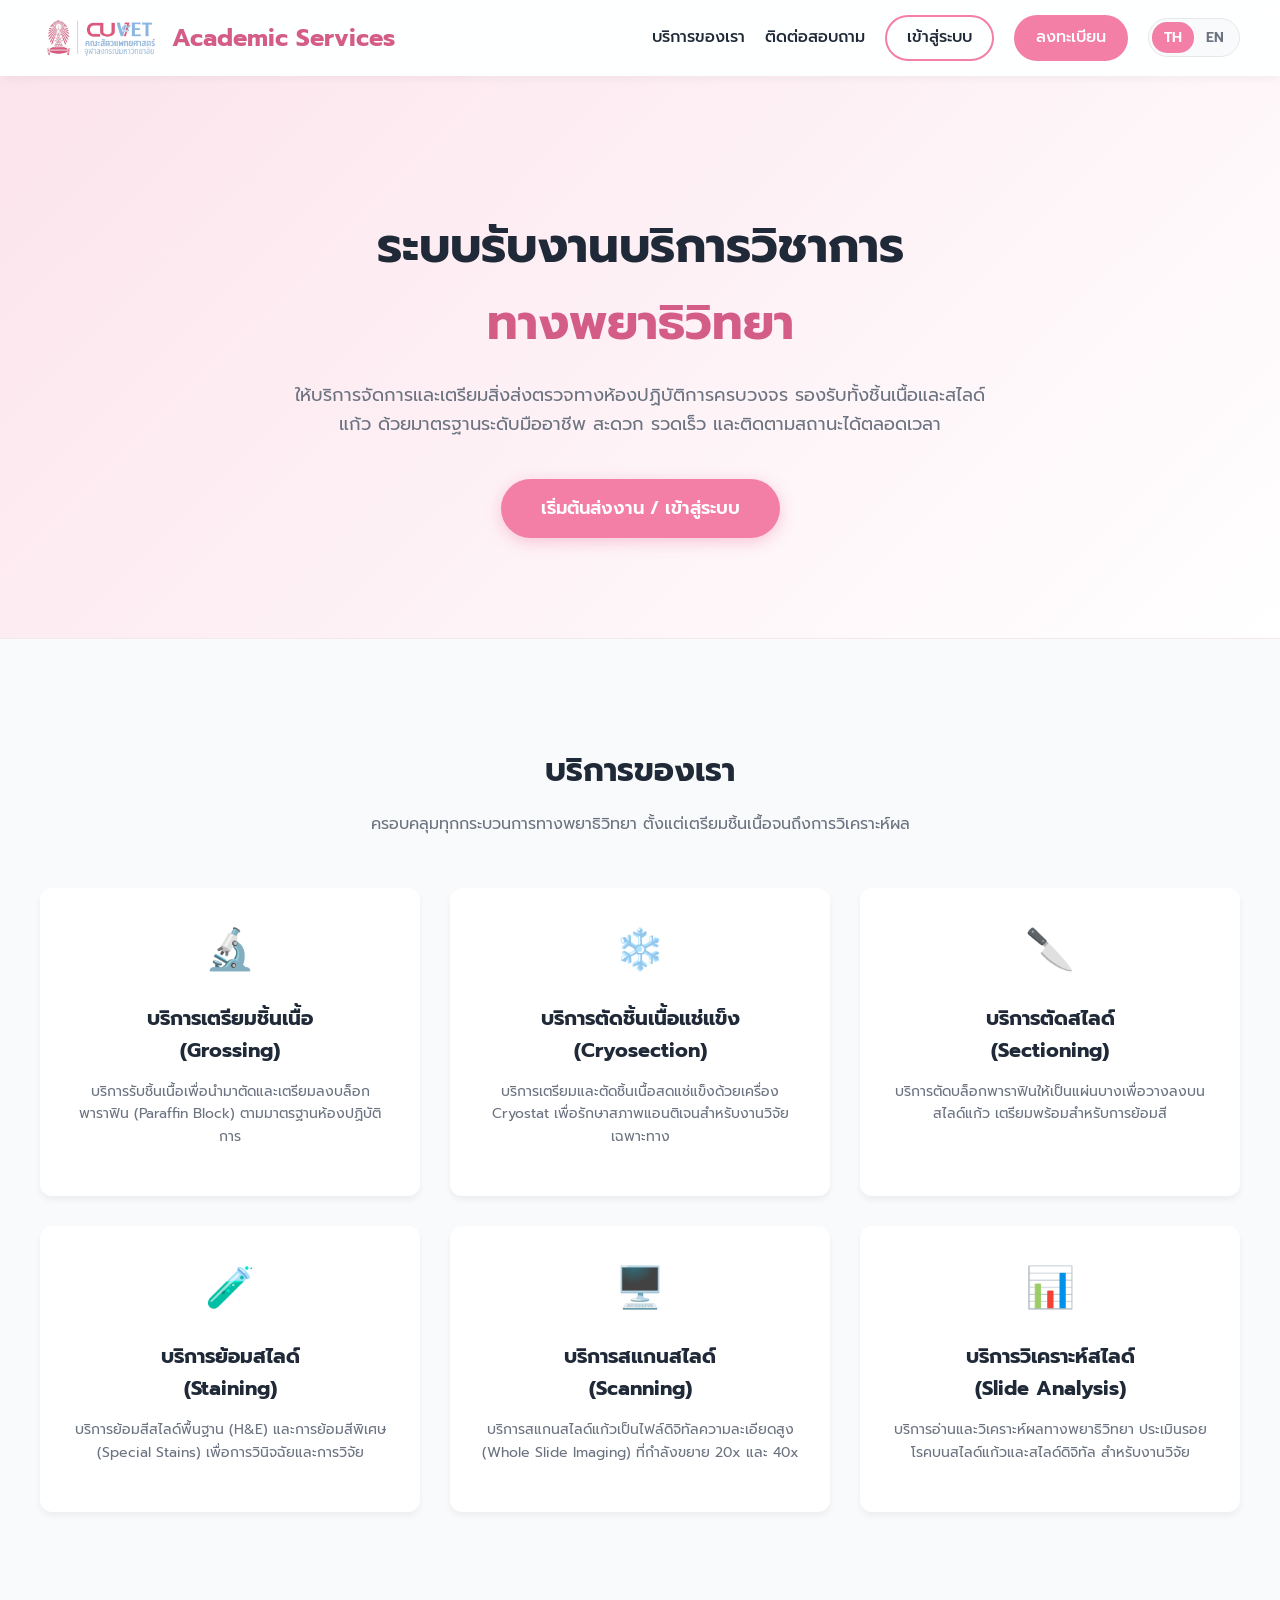
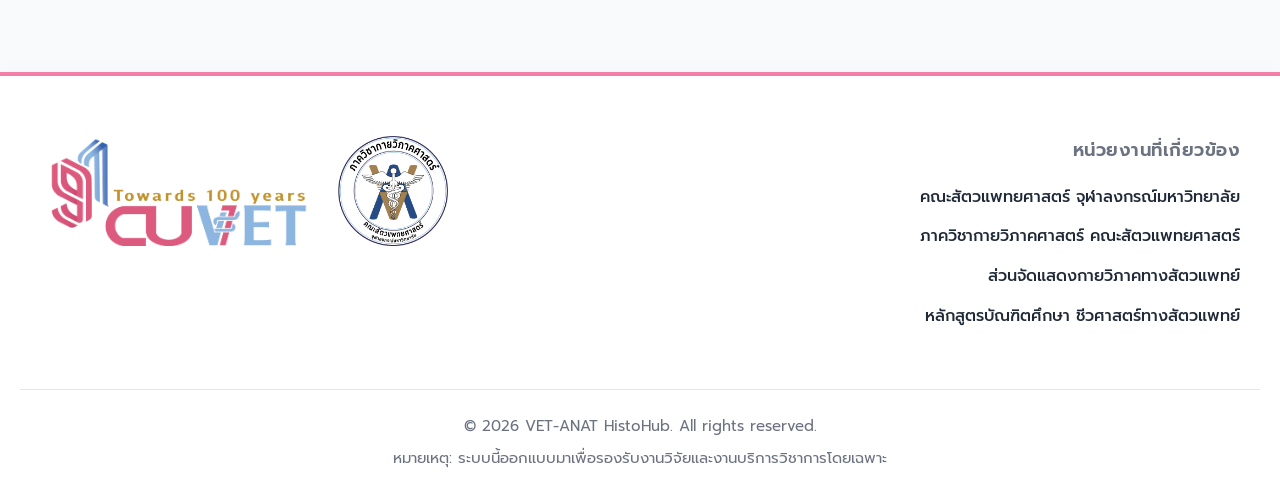
<file: index.html>
<!DOCTYPE html>
<html lang="th">
<head>
    <meta charset="UTF-8">
    <meta name="viewport" content="width=device-width, initial-scale=1.0">
    <title data-i18n="page_title">ระบบรับงานบริการวิชาการ - Academic Services</title>
    <!-- นำเข้าฟอนต์ Prompt จาก Google Fonts -->
    <link href="https://fonts.googleapis.com/css2?family=Prompt:wght@300;400;500;600;700&display=swap" rel="stylesheet">
    <!-- นำเข้าไฟล์ CSS หลัก -->
    <link rel="stylesheet" href="css/main.css">
</head>
<body>

    <!-- Navbar -->
    <nav>
        <div class="nav-container">
            <a href="index.html" class="logo">
                <img src="assets/icons/cuvet.png" alt="Logo" class="nav-logo-img" onerror="this.src='https://placehold.co/40x40/F37FA7/ffffff?text=Logo'">
                <span data-i18n="logo_text">Academic Services</span>
            </a>
            
            <button class="menu-toggle" onclick="toggleMenu()">☰</button>

            <div class="nav-links" id="nav-menu">
                <a href="#services" data-i18n="nav_services" onclick="toggleMenu()">บริการของเรา</a>
                <a href="contact.html" data-i18n="nav_contact">ติดต่อสอบถาม</a>
                <a href="login.html" class="btn-outline" data-i18n="nav_login">เข้าสู่ระบบ</a>
                <a href="register.html" class="btn-outline" style="background-color: var(--cu-pink); color: white;" data-i18n="nav_register">ลงทะเบียน</a>
                
                <div class="lang-switcher">
                    <button class="lang-btn active" id="btn-th" onclick="changeLanguage('th')">TH</button>
                    <button class="lang-btn" id="btn-en" onclick="changeLanguage('en')">EN</button>
                </div>
            </div>
        </div>
    </nav>

    <!-- Hero Section -->
    <header class="hero">
        <h1 data-i18n="hero_title">ระบบรับงานบริการวิชาการ<br><span>ทางพยาธิวิทยา</span></h1>
        <p data-i18n="hero_desc">ให้บริการจัดการและเตรียมสิ่งส่งตรวจทางห้องปฏิบัติการครบวงจร รองรับทั้งชิ้นเนื้อและสไลด์แก้ว ด้วยมาตรฐานระดับมืออาชีพ สะดวก รวดเร็ว และติดตามสถานะได้ตลอดเวลา</p>
        <a href="service-request.html" class="btn-primary" data-i18n="hero_btn">เริ่มต้นส่งงาน / เข้าสู่ระบบ</a>
    </header>

    <!-- Services Section -->
    <section id="services" class="services">
        <div class="section-title">
            <h2 data-i18n="sec_services_title">บริการของเรา</h2>
            <p data-i18n="sec_services_desc">ครอบคลุมทุกกระบวนการทางพยาธิวิทยา ตั้งแต่เตรียมชิ้นเนื้อจนถึงการวิเคราะห์ผล</p>
        </div>
        
        <div class="grid-services">
            <!-- ขั้นตอนที่ 1 -->
            <div class="service-card">
                <div class="service-icon">🔬</div>
                <h3 data-i18n="srv_grossing_title">บริการเตรียมชิ้นเนื้อ<br>(Grossing)</h3>
                <p data-i18n="srv_grossing_desc">บริการรับชิ้นเนื้อเพื่อนำมาตัดและเตรียมลงบล็อกพาราฟิน (Paraffin Block) ตามมาตรฐานห้องปฏิบัติการ</p>
            </div>

            <!-- ขั้นตอนที่ 2 -->
            <div class="service-card">
                <div class="service-icon">❄️</div>
                <h3 data-i18n="srv_cryo_title">บริการตัดชิ้นเนื้อแช่แข็ง<br>(Cryosection)</h3>
                <p data-i18n="srv_cryo_desc">บริการเตรียมและตัดชิ้นเนื้อสดแช่แข็งด้วยเครื่อง Cryostat เพื่อรักษาสภาพแอนติเจนสำหรับงานวิจัยเฉพาะทาง</p>
            </div>
            
            <!-- ขั้นตอนที่ 3 -->
            <div class="service-card">
                <div class="service-icon">🔪</div>
                <h3 data-i18n="srv_sectioning_title">บริการตัดสไลด์<br>(Sectioning)</h3>
                <p data-i18n="srv_sectioning_desc">บริการตัดบล็อกพาราฟินให้เป็นแผ่นบางเพื่อวางลงบนสไลด์แก้ว เตรียมพร้อมสำหรับการย้อมสี</p>
            </div>
            
            <!-- ขั้นตอนที่ 4 -->
            <div class="service-card">
                <div class="service-icon">🧪</div>
                <h3 data-i18n="srv_staining_title">บริการย้อมสไลด์<br>(Staining)</h3>
                <p data-i18n="srv_staining_desc">บริการย้อมสีสไลด์พื้นฐาน (H&E) และการย้อมสีพิเศษ (Special Stains) เพื่อการวินิจฉัยและการวิจัย</p>
            </div>
            
            <!-- ขั้นตอนที่ 5 -->
            <div class="service-card">
                <div class="service-icon">🖥️</div>
                <h3 data-i18n="srv_scanning_title">บริการสแกนสไลด์<br>(Scanning)</h3>
                <p data-i18n="srv_scanning_desc">บริการสแกนสไลด์แก้วเป็นไฟล์ดิจิทัลความละเอียดสูง (Whole Slide Imaging) ที่กำลังขยาย 20x และ 40x</p>
            </div>

            <!-- ขั้นตอนที่ 6 (เพิ่มใหม่) -->
            <div class="service-card">
                <div class="service-icon">📊</div>
                <h3 data-i18n="srv_analysis_title">บริการวิเคราะห์สไลด์<br>(Slide Analysis)</h3>
                <p data-i18n="srv_analysis_desc">บริการอ่านและวิเคราะห์ผลทางพยาธิวิทยา ประเมินรอยโรคบนสไลด์แก้วและสไลด์ดิจิทัล สำหรับงานวิจัย</p>
            </div>
        </div>
    </section>

    <!-- Footer แบบใหม่ (พรีเมียมขึ้น) -->
    <footer>
        <div class="footer-container">
            <!-- ฝั่งซ้าย: โลโก้ -->
            <div class="footer-logos">
                <!-- เตรียมไฟล์โลโก้จริงเป็น PNG พื้นใส จะสวยมากครับ -->
                <img src="assets/icons/cuvet_90th.png" alt="CUVET Logo" class="footer-logo-img" onerror="this.src='https://placehold.co/120x80/f9fafb/475569?text=CUVET'">
                <img src="assets/icons/anatomy_logo.png" alt="Anatomy Dept Logo" class="footer-logo-img" onerror="this.src='https://placehold.co/80x80/f9fafb/475569?text=ANAT'">
            </div>

            <!-- ฝั่งขวา: ลิงก์หน่วยงาน -->
            <div class="footer-links-wrapper">
                <div class="footer-links-title" data-i18n="foot_link_title">หน่วยงานที่เกี่ยวข้อง</div>
                <div class="footer-links">
                    <ul>
                        <li><a href="https://www.vet.chula.ac.th/" target="_blank" data-i18n="foot_link_1">คณะสัตวแพทยศาสตร์ จุฬาลงกรณ์มหาวิทยาลัย</a></li>
                        <li><a href="https://www.vet.chula.ac.th/department/anatomy" data-i18n="foot_link_2">ภาควิชากายวิภาคศาสตร์ คณะสัตวแพทยศาสตร์</a></li>
                        <li><a href="http://www.exhibitant.vet.chula.ac.th/" data-i18n="foot_link_3">ส่วนจัดแสดงกายวิภาคทางสัตวแพทย์</a></li>
                        <li><a href="https://luvkronis.github.io/vet.biosci/" data-i18n="foot_link_4">หลักสูตรบัณฑิตศึกษา ชีวศาสตร์ทางสัตวแพทย์</a></li>
                    </ul>
                </div>
            </div>
        </div>

        <!-- ส่วนล่างสุด: ลิขสิทธิ์ -->
        <div class="footer-bottom">
            <p data-i18n="footer_copy">&copy; 2026 VET-ANAT HistoHub Services. All rights reserved.</p>
            <p data-i18n="footer_note">หมายเหตุ: ระบบนี้ออกแบบมาเพื่อรองรับงานวิจัยและงานบริการวิชาการโดยเฉพาะ</p>
        </div>
    </footer>

    <!-- JavaScript -->
    <script>
        const translations = {
            th: {
                page_title: "ระบบรับงานบริการวิชาการ - Academic Services",
                logo_text: "Academic Services",
                nav_services: "บริการของเรา",
                nav_contact: "ติดต่อสอบถาม",
                nav_login: "เข้าสู่ระบบ",
                nav_register: "ลงทะเบียน",
                hero_title: "ระบบรับงานบริการวิชาการ<br><span>ทางพยาธิวิทยา</span>",
                hero_desc: "ให้บริการจัดการและเตรียมสิ่งส่งตรวจทางห้องปฏิบัติการครบวงจร รองรับทั้งชิ้นเนื้อและสไลด์แก้ว ด้วยมาตรฐานระดับมืออาชีพ สะดวก รวดเร็ว และติดตามสถานะได้ตลอดเวลา",
                hero_btn: "เริ่มต้นส่งงาน / เข้าสู่ระบบ",
                sec_services_title: "บริการของเรา",
                sec_services_desc: "ครอบคลุมทุกกระบวนการทางพยาธิวิทยา ตั้งแต่เตรียมชิ้นเนื้อจนถึงการวิเคราะห์ผล",
                srv_grossing_title: "บริการเตรียมชิ้นเนื้อ<br>(Grossing)",
                srv_grossing_desc: "บริการรับชิ้นเนื้อเพื่อนำมาตัดและเตรียมลงบล็อกพาราฟิน (Paraffin Block) ตามมาตรฐานห้องปฏิบัติการ",
                srv_cryo_title: "บริการตัดชิ้นเนื้อแช่แข็ง<br>(Cryosection)",
                srv_cryo_desc: "บริการเตรียมและตัดชิ้นเนื้อสดแช่แข็งด้วยเครื่อง Cryostat เพื่อรักษาสภาพแอนติเจนสำหรับงานวิจัยเฉพาะทาง",
                srv_sectioning_title: "บริการตัดสไลด์<br>(Sectioning)",
                srv_sectioning_desc: "บริการตัดบล็อกพาราฟินให้เป็นแผ่นบางเพื่อวางลงบนสไลด์แก้ว เตรียมพร้อมสำหรับการย้อมสี",
                srv_staining_title: "บริการย้อมสไลด์<br>(Staining)",
                srv_staining_desc: "บริการย้อมสีสไลด์พื้นฐาน (H&E) และการย้อมสีพิเศษ (Special Stains) เพื่อการวินิจฉัยและการวิจัย",
                srv_scanning_title: "บริการสแกนสไลด์<br>(Scanning)",
                srv_scanning_desc: "บริการสแกนสไลด์แก้วเป็นไฟล์ดิจิทัลความละเอียดสูง (Whole Slide Imaging) ที่กำลังขยาย 20x และ 40x",
                srv_analysis_title: "บริการวิเคราะห์สไลด์<br>(Slide Analysis)",
                srv_analysis_desc: "บริการอ่านและวิเคราะห์ผลทางพยาธิวิทยา ประเมินรอยโรคบนสไลด์แก้วและสไลด์ดิจิทัล สำหรับงานวิจัย",
                footer_copy: "&copy; 2026 VET-ANAT HistoHub. All rights reserved.",
                footer_note: "หมายเหตุ: ระบบนี้ออกแบบมาเพื่อรองรับงานวิจัยและงานบริการวิชาการโดยเฉพาะ",
                foot_link_title: "หน่วยงานที่เกี่ยวข้อง",
                foot_link_1: "คณะสัตวแพทยศาสตร์ จุฬาลงกรณ์มหาวิทยาลัย",
                foot_link_2: "ภาควิชากายวิภาคศาสตร์ คณะสัตวแพทยศาสตร์",
                foot_link_3: "ส่วนจัดแสดงกายวิภาคทางสัตวแพทย์",
                foot_link_4: "หลักสูตรบัณฑิตศึกษา ชีวศาสตร์ทางสัตวแพทย์"
            },
            en: {
                page_title: "Academic Services System",
                logo_text: "Academic Services",
                nav_services: "Our Services",
                nav_contact: "Contact Us",
                nav_login: "Login",
                nav_register: "Register",
                hero_title: "Academic Services System<br><span>for Pathology</span>",
                hero_desc: "Providing comprehensive management and preparation of pathology specimens. Supporting both tissues and glass slides with professional standards. Convenient, fast, and trackable status at all times.",
                hero_btn: "Get Started / Login",
                sec_services_title: "Our Services",
                sec_services_desc: "Covering all pathology processes, from tissue preparation to slide analysis.",
                srv_grossing_title: "Grossing<br>Services",
                srv_grossing_desc: "Receiving tissues for cutting and processing into paraffin blocks according to laboratory standards.",
                srv_cryo_title: "Cryosectioning<br>Services",
                srv_cryo_desc: "Preparation and sectioning of fresh frozen tissue using a Cryostat to preserve antigenicity for specialized research.",
                srv_sectioning_title: "Sectioning<br>Services",
                srv_sectioning_desc: "Microtome sectioning of paraffin blocks into thin slices for glass slides, ready for staining.",
                srv_staining_title: "Staining<br>Services",
                srv_staining_desc: "Routine H&E staining and Special Stains for diagnosis and research purposes.",
                srv_scanning_title: "Scanning<br>Services",
                srv_scanning_desc: "Scanning glass slides into high-resolution digital files (Whole Slide Imaging) at 20x and 40x magnification.",
                srv_analysis_title: "Slide Analysis<br>Services",
                srv_analysis_desc: "Pathological analysis and lesion evaluation on glass and digital slides, specialized for research purposes.",
                footer_copy: "&copy; 2026 Academic Services. All rights reserved.",
                footer_note: "Note: This system is designed specifically for research and academic services.",
                foot_link_title: "Related Links",
                foot_link_1: "Faculty of Veterinary Science, Chulalongkorn University",
                foot_link_2: "Department of Anatomy, Faculty of Veterinary Science",
                foot_link_3: "Veterinary Anatomy Exhibition",
                foot_link_4: "Graduate Program in Veterinary Biosciences"
            }
        };

        function changeLanguage(lang) {
            localStorage.setItem('preferredLanguage', lang);

            document.getElementById('btn-th').classList.remove('active');
            document.getElementById('btn-en').classList.remove('active');
            document.getElementById(`btn-${lang}`).classList.add('active');

            document.querySelectorAll('[data-i18n]').forEach(element => {
                const key = element.getAttribute('data-i18n');
                if (translations[lang] && translations[lang][key]) {
                    element.innerHTML = translations[lang][key];
                }
            });

            document.documentElement.lang = lang;
        }

        function toggleMenu() {
            const menu = document.getElementById('nav-menu');
            menu.classList.toggle('active');
        }

        window.onload = () => {
            const savedLanguage = localStorage.getItem('preferredLanguage') || 'th';
            changeLanguage(savedLanguage);
        };
    </script>

</body>
</html>
</file>
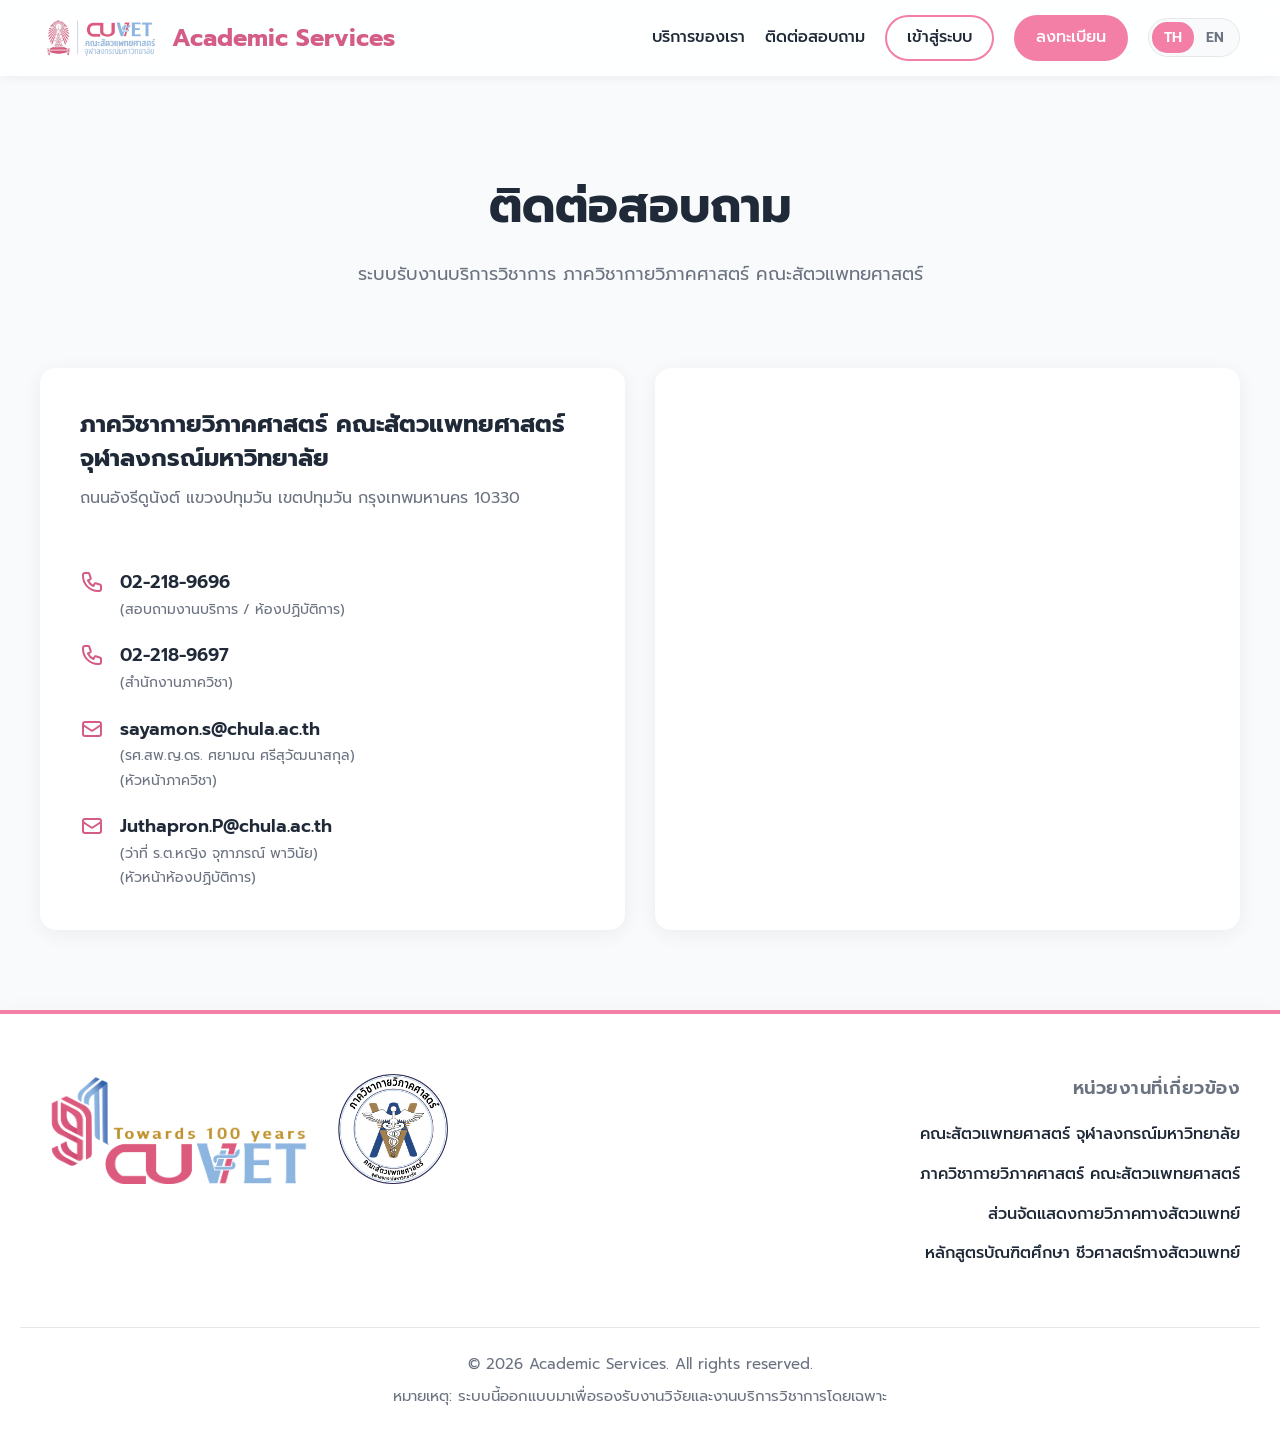
<file: contact.html>
<!DOCTYPE html>
<html lang="th">
<head>
    <meta charset="UTF-8">
    <meta name="viewport" content="width=device-width, initial-scale=1.0">
    <title data-i18n="page_title">ติดต่อสอบถาม - Academic Services</title>
    <!-- นำเข้าฟอนต์ Prompt จาก Google Fonts -->
    <link href="https://fonts.googleapis.com/css2?family=Prompt:wght@300;400;500;600;700&display=swap" rel="stylesheet">
    <!-- นำเข้าไฟล์ CSS หลัก -->
    <link rel="stylesheet" href="css/main.css">
    
    <style>
        /* สไตล์เฉพาะสำหรับหน้า Contact (Bento Boxes) */
        .contact-container {
            max-width: 1200px;
            margin: 40px auto 80px;
            padding: 0 20px;
        }

        .bento-grid {
            display: grid;
            grid-template-columns: 1fr 1fr;
            gap: 30px;
        }

        .bento-box {
            background-color: var(--bg-white);
            border-radius: 16px;
            box-shadow: 0 4px 20px rgba(0,0,0,0.06);
            padding: 40px;
            display: flex;
            flex-direction: column;
        }

        /* กล่องแผนที่ */
        .bento-map {
            padding: 0;
            overflow: hidden;
            min-height: 480px;
        }

        .bento-map iframe {
            width: 100%;
            height: 100%;
            border: none;
            display: block;
        }

        /* ส่วนหัวเรื่องหน้าเพจ */
        .page-header {
            text-align: center;
            padding: 60px 20px 40px;
        }

        .page-header h1 {
            font-size: 48px; 
            color: var(--text-dark);
            margin-bottom: 15px;
            font-weight: 700;
        }

        .page-header p {
            color: var(--text-light);
            font-size: 18px;
            max-width: 700px;
            margin: 0 auto;
        }

        /* เนื้อหาในกล่องติดต่อ - ปรับสัดส่วนใหม่ให้เท่ากับ index.html */
        .contact-title {
            font-size: 24px;
            font-weight: 700;
            color: var(--text-dark);
            margin-bottom: 10px;
            line-height: 1.4;
        }

        .contact-address {
            font-size: 16px;
            color: var(--text-light);
            margin-bottom: 24px;
            line-height: 1.6;
        }

        .contact-divider {
            border: none;
            border-top: 1px solid #E5E7EB;
            margin-bottom: 24px;
        }

        .contact-item {
            display: flex;
            align-items: flex-start;
            margin-bottom: 20px;
            gap: 16px;
        }

        .contact-item:last-child {
            margin-bottom: 0;
        }

        .contact-icon {
            width: 24px;
            height: 24px;
            flex-shrink: 0;
            margin-top: 2px;
            color: var(--cu-pink-dark);
        }

        .contact-text-group {
            display: flex;
            flex-direction: column;
        }

        .contact-value {
            font-size: 18px;
            font-weight: 600;
            color: var(--text-dark);
        }

        .contact-label {
            font-size: 14px;
            color: var(--text-light);
            margin-top: 2px;
        }

        .contact-link {
            color: var(--text-dark);
            text-decoration: none;
            transition: color 0.3s;
        }

        .contact-link:hover {
            color: var(--cu-pink);
        }

        /* Responsive สำหรับมือถือ */
        @media screen and (max-width: 768px) {
            .page-header h1 {
                font-size: 32px;
            }
            .page-header {
                padding: 40px 20px 20px;
            }
            .contact-title {
                font-size: 20px;
            }
            .contact-value {
                font-size: 16px;
            }
            .bento-grid {
                grid-template-columns: 1fr;
            }
            .bento-map {
                min-height: 350px;
            }
            .bento-box {
                padding: 30px 20px;
            }
        }
    </style>
</head>
<body>

    <!-- Navbar -->
    <nav>
        <div class="nav-container">
            <a href="index.html" class="logo">
                <!-- เพิ่มโลโก้ตรงนี้ (ตั้ง fallback เป็น placeholder เผื่อรูปพัง) -->
                <img src="assets/icons/cuvet.png" alt="Logo" class="nav-logo-img" onerror="this.src='https://placehold.co/40x40/F37FA7/ffffff?text=Logo'">
                <span data-i18n="logo_text">Academic Services</span>
            </a>
            
            <!-- ปุ่มเมนูสำหรับมือถือ (Hamburger Icon) -->
            <button class="menu-toggle" onclick="toggleMenu()">☰</button>

            <!-- ลิงก์เมนูต่างๆ -->
            <div class="nav-links" id="nav-menu">
                <a href="index.html#services" data-i18n="nav_services" onclick="toggleMenu()">บริการของเรา</a>
                <a href="contact.html" data-i18n="nav_contact">ติดต่อสอบถาม</a>
                <a href="login.html" class="btn-outline" data-i18n="nav_login">เข้าสู่ระบบ</a>
                <a href="register.html" class="btn-outline" style="background-color: var(--cu-pink); color: white;" data-i18n="nav_register">ลงทะเบียน</a>
                
                <!-- ปุ่มสลับภาษา -->
                <div class="lang-switcher">
                    <button class="lang-btn active" id="btn-th" onclick="changeLanguage('th')">TH</button>
                    <button class="lang-btn" id="btn-en" onclick="changeLanguage('en')">EN</button>
                </div>
            </div>
        </div>
    </nav>

    <!-- Page Header -->
    <div class="page-header">
        <h1 data-i18n="hero_title">ติดต่อสอบถาม</h1>
        <p data-i18n="hero_desc">ระบบรับงานบริการวิชาการ ภาควิชากายวิภาคศาสตร์ คณะสัตวแพทยศาสตร์</p>
    </div>

    <!-- Contact Bento Grid -->
    <div class="contact-container">
        <div class="bento-grid">
            
            <!-- กล่องที่ 1: ข้อมูลการติดต่อ -->
            <div class="bento-box">
                <div class="contact-title" data-i18n="contact_dept">ภาควิชากายวิภาคศาสตร์ คณะสัตวแพทยศาสตร์<br>จุฬาลงกรณ์มหาวิทยาลัย</div>
                <div class="contact-address" data-i18n="contact_address">ถนนอังรีดูนังต์ แขวงปทุมวัน เขตปทุมวัน กรุงเทพมหานคร 10330</div>
                
                <hr class="contact-divider">

                <!-- เบอร์โทร 1 -->
                <div class="contact-item">
                    <svg class="contact-icon" fill="none" stroke="currentColor" viewBox="0 0 24 24" xmlns="http://www.w3.org/2000/svg"><path stroke-linecap="round" stroke-linejoin="round" stroke-width="2" d="M3 5a2 2 0 012-2h3.28a1 1 0 01.948.684l1.498 4.493a1 1 0 01-.502 1.21l-2.257 1.13a11.042 11.042 0 005.516 5.516l1.13-2.257a1 1 0 011.21-.502l4.493 1.498a1 1 0 01.684.949V19a2 2 0 01-2 2h-1C9.716 21 3 14.284 3 6V5z"></path></svg>
                    <div class="contact-text-group">
                        <span class="contact-value">02-218-9696</span>
                        <span class="contact-label" data-i18n="contact_tel1_label">(สอบถามงานบริการ / ห้องปฏิบัติการ)</span>
                    </div>
                </div>

                <!-- เบอร์โทร 2 -->
                <div class="contact-item">
                    <svg class="contact-icon" fill="none" stroke="currentColor" viewBox="0 0 24 24" xmlns="http://www.w3.org/2000/svg"><path stroke-linecap="round" stroke-linejoin="round" stroke-width="2" d="M3 5a2 2 0 012-2h3.28a1 1 0 01.948.684l1.498 4.493a1 1 0 01-.502 1.21l-2.257 1.13a11.042 11.042 0 005.516 5.516l1.13-2.257a1 1 0 011.21-.502l4.493 1.498a1 1 0 01.684.949V19a2 2 0 01-2 2h-1C9.716 21 3 14.284 3 6V5z"></path></svg>
                    <div class="contact-text-group">
                        <span class="contact-value">02-218-9697</span>
                        <span class="contact-label" data-i18n="contact_tel2_label">(สำนักงานภาควิชา)</span>
                    </div>
                </div>

                <!-- อีเมล 1 -->
                <div class="contact-item">
                    <svg class="contact-icon" fill="none" stroke="currentColor" viewBox="0 0 24 24" xmlns="http://www.w3.org/2000/svg"><path stroke-linecap="round" stroke-linejoin="round" stroke-width="2" d="M3 8l7.89 5.26a2 2 0 002.22 0L21 8M5 19h14a2 2 0 002-2V7a2 2 0 00-2-2H5a2 2 0 00-2 2v10a2 2 0 002 2z"></path></svg>
                    <div class="contact-text-group">
                        <a href="mailto:sayamon.s@chula.ac.th" class="contact-value contact-link">sayamon.s@chula.ac.th</a>
                        <span class="contact-label" data-i18n="contact_email1_label">(รศ.สพ.ญ.ดร. ศยามณ ศรีสุวัฒนาสกุล)</span>
                        <span class="contact-label" data-i18n="contact_pos1_label">(หัวหน้าภาควิชา)</span>
                    </div>
                </div>

                <!-- อีเมล 2 -->
                <div class="contact-item">
                    <svg class="contact-icon" fill="none" stroke="currentColor" viewBox="0 0 24 24" xmlns="http://www.w3.org/2000/svg"><path stroke-linecap="round" stroke-linejoin="round" stroke-width="2" d="M3 8l7.89 5.26a2 2 0 002.22 0L21 8M5 19h14a2 2 0 002-2V7a2 2 0 00-2-2H5a2 2 0 00-2 2v10a2 2 0 002 2z"></path></svg>
                    <div class="contact-text-group">
                        <a href="mailto:Juthapron.P@chula.ac.th" class="contact-value contact-link">Juthapron.P@chula.ac.th</a>
                        <span class="contact-label" data-i18n="contact_email2_label">(ว่าที่ ร.ต.หญิง จุฑาภรณ์ พาวินัย)</span>
                        <span class="contact-label" data-i18n="contact_pos2_label">(หัวหน้าห้องปฏิบัติการ)</span>
                    </div>
                </div>

            </div>

            <!-- กล่องที่ 2: แผนที่ Google Maps -->
            <div class="bento-box bento-map">
                <iframe 
                    src="https://www.google.com/maps/embed?pb=!1m18!1m12!1m3!1d3875.603615714177!2d100.53356389999999!3d13.742431799999999!2m3!1f0!2f0!3f0!3m2!1i1024!2i768!4f13.1!3m3!1m2!1s0x30e29ed3b742bd4b%3A0xda150f2e84e485e3!2z4Lit4Liy4LiE4Liy4LijIDYwIOC4m-C4tSDguKrguLHguJXguKfguYHguJ7guJfguKLguKjguLLguKrguJXguKPguYwg4LiE4LiT4Liw4Liq4Lix4LiV4Lin4LmB4Lie4LiX4Lii4Lio4Liy4Liq4LiV4Lij4LmMIOC4iOC4uOC4rOC4suC4rw!5e0!3m2!1sth!2ssg!4v1782972053102!5m2!1sth!2ssg" 
                    allowfullscreen="" 
                    loading="lazy" 
                    referrerpolicy="no-referrer-when-downgrade">
                </iframe>
            </div>

        </div>
    </div>

    <!-- Footer แบบใหม่ (พรีเมียมขึ้น) -->
    <footer>
        <div class="footer-container">
            <!-- ฝั่งซ้าย: โลโก้ -->
            <div class="footer-logos">
                <!-- เตรียมไฟล์โลโก้จริงเป็น PNG พื้นใส จะสวยมากครับ -->
                <img src="assets/icons/cuvet_90th.png" alt="CUVET Logo" class="footer-logo-img" onerror="this.src='https://placehold.co/120x80/f9fafb/475569?text=CUVET'">
                <img src="assets/icons/anatomy_logo.png" alt="Anatomy Dept Logo" class="footer-logo-img" onerror="this.src='https://placehold.co/80x80/f9fafb/475569?text=ANAT'">
            </div>

            <!-- ฝั่งขวา: ลิงก์หน่วยงาน -->
            <div class="footer-links-wrapper">
                <div class="footer-links-title" data-i18n="foot_link_title">หน่วยงานที่เกี่ยวข้อง</div>
                <div class="footer-links">
                    <ul>
                        <li><a href="https://www.vet.chula.ac.th/" target="_blank" data-i18n="foot_link_1">คณะสัตวแพทยศาสตร์ จุฬาลงกรณ์มหาวิทยาลัย</a></li>
                        <li><a href="https://www.vet.chula.ac.th/department/anatomy" data-i18n="foot_link_2">ภาควิชากายวิภาคศาสตร์ คณะสัตวแพทยศาสตร์</a></li>
                        <li><a href="http://www.exhibitant.vet.chula.ac.th/" data-i18n="foot_link_3">ส่วนจัดแสดงกายวิภาคทางสัตวแพทย์</a></li>
                        <li><a href="https://luvkronis.github.io/vet.biosci/" data-i18n="foot_link_4">หลักสูตรบัณฑิตศึกษา ชีวศาสตร์ทางสัตวแพทย์</a></li>
                    </ul>
                </div>
            </div>
        </div>

        <!-- ส่วนล่างสุด: ลิขสิทธิ์ -->
        <div class="footer-bottom">
            <p data-i18n="footer_copy">&copy; 2026 VET-ANAT HistoHub Services. All rights reserved.</p>
            <p data-i18n="footer_note">หมายเหตุ: ระบบนี้ออกแบบมาเพื่อรองรับงานวิจัยและงานบริการวิชาการโดยเฉพาะ</p>
        </div>
    </footer>

    <!-- JavaScript สำหรับระบบ 2 ภาษาและเมนู -->
    <script>
        const translations = {
            th: {
                page_title: "ติดต่อสอบถาม - Academic Services",
                logo_text: "Academic Services",
                nav_services: "บริการของเรา",
                nav_contact: "ติดต่อสอบถาม",
                nav_login: "เข้าสู่ระบบ",
                nav_register: "ลงทะเบียน",
                hero_title: "ติดต่อสอบถาม",
                hero_desc: "ระบบรับงานบริการวิชาการ ภาควิชากายวิภาคศาสตร์ คณะสัตวแพทยศาสตร์",
                contact_dept: "ภาควิชากายวิภาคศาสตร์ คณะสัตวแพทยศาสตร์<br>จุฬาลงกรณ์มหาวิทยาลัย",
                contact_address: "ถนนอังรีดูนังต์ แขวงปทุมวัน เขตปทุมวัน กรุงเทพมหานคร 10330",
                contact_tel1_label: "(สอบถามงานบริการ / ห้องปฏิบัติการ)",
                contact_tel2_label: "(สำนักงานภาควิชา)",
                contact_email1_label: "(รศ.สพ.ญ.ดร. ศยามณ ศรีสุวัฒนาสกุล)",
                contact_email2_label: "(ว่าที่ ร.ต.หญิง จุฑาภรณ์ พาวินัย)",
                contact_pos1_label: "(หัวหน้าภาควิชา)",
                contact_pos2_label: "(หัวหน้าห้องปฏิบัติการ)",
                footer_copy: "&copy; 2026 Academic Services. All rights reserved.",
                footer_note: "หมายเหตุ: ระบบนี้ออกแบบมาเพื่อรองรับงานวิจัยและงานบริการวิชาการโดยเฉพาะ",
                foot_link_title: "หน่วยงานที่เกี่ยวข้อง",
                foot_link_1: "คณะสัตวแพทยศาสตร์ จุฬาลงกรณ์มหาวิทยาลัย",
                foot_link_2: "ภาควิชากายวิภาคศาสตร์ คณะสัตวแพทยศาสตร์",
                foot_link_3: "ส่วนจัดแสดงกายวิภาคทางสัตวแพทย์",
                foot_link_4: "หลักสูตรบัณฑิตศึกษา ชีวศาสตร์ทางสัตวแพทย์"
            },
            en: {
                page_title: "Contact Us - Academic Services",
                logo_text: "Academic Services",
                nav_services: "Our Services",
                nav_contact: "Contact Us",
                nav_login: "Login",
                nav_register: "Register",
                hero_title: "Contact Us",
                hero_desc: "Academic Services, Department of Anatomy, Faculty of Veterinary Science",
                contact_dept: "Department of Anatomy, Faculty of Veterinary Science<br>Chulalongkorn University",
                contact_address: "Henri Dunant Rd., Pathumwan, Bangkok 10330, Thailand",
                contact_tel1_label: "(Services / Laboratory Inquiries)",
                contact_tel2_label: "(Department Office)",
                contact_email1_label: "(Assoc. Prof. Sayamon Srisuwatanasagul, D.V.M., Ph.D.)",
                contact_email2_label: "(Acting Sub-Lt. Juthapron Pavinai)",
                contact_pos1_label: "(Head of Department)",
                contact_pos2_label: "(Head of Laboratory)",
                footer_copy: "&copy; 2026 Academic Services. All rights reserved.",
                footer_note: "Note: This system is designed specifically for research and academic services.",
                foot_link_title: "Related Links",
                foot_link_1: "Faculty of Veterinary Science, Chulalongkorn University",
                foot_link_2: "Department of Anatomy, Faculty of Veterinary Science",
                foot_link_3: "Veterinary Anatomy Exhibition",
                foot_link_4: "Graduate Program in Veterinary Biosciences"
            }
        };

        function changeLanguage(lang) {
            localStorage.setItem('preferredLanguage', lang);

            document.getElementById('btn-th').classList.remove('active');
            document.getElementById('btn-en').classList.remove('active');
            document.getElementById(`btn-${lang}`).classList.add('active');

            document.querySelectorAll('[data-i18n]').forEach(element => {
                const key = element.getAttribute('data-i18n');
                if (translations[lang] && translations[lang][key]) {
                    element.innerHTML = translations[lang][key];
                }
            });

            document.documentElement.lang = lang;
        }

        function toggleMenu() {
            const menu = document.getElementById('nav-menu');
            menu.classList.toggle('active');
        }

        window.onload = () => {
            const savedLanguage = localStorage.getItem('preferredLanguage') || 'th';
            changeLanguage(savedLanguage);
        };
    </script>
</body>
</html>
</file>
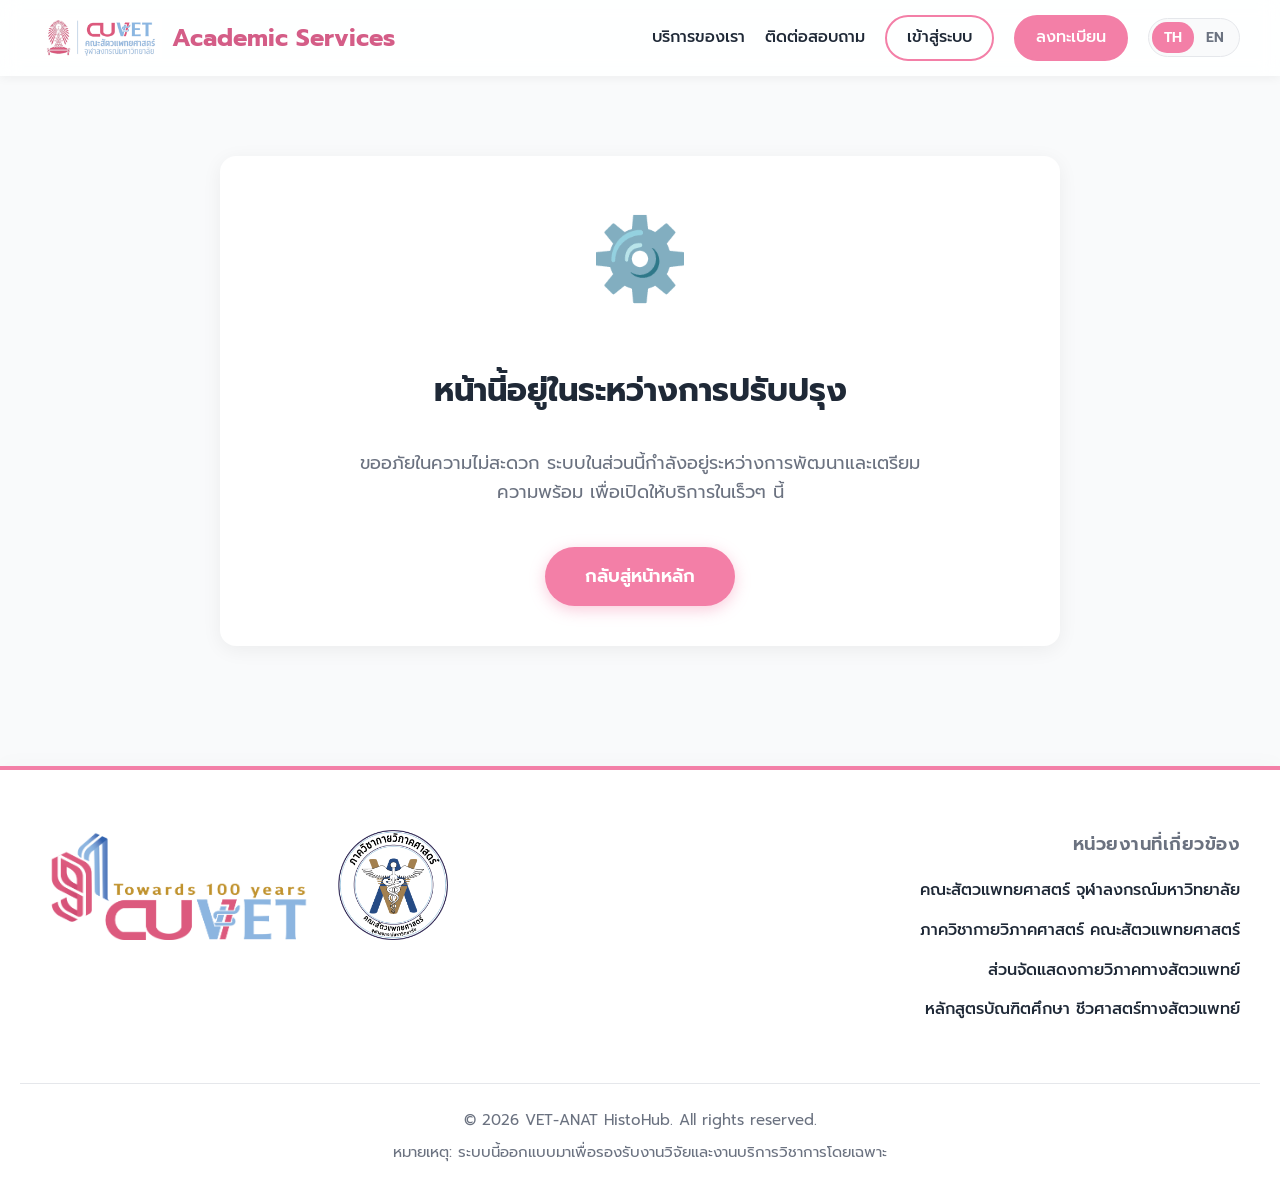
<file: dashboard.html>
<!DOCTYPE html>
<html lang="th">
<head>
    <meta charset="UTF-8">
    <meta name="viewport" content="width=device-width, initial-scale=1.0">
    <title data-i18n="page_title">อยู่ระหว่างการปรับปรุง - Academic Services</title>
    <!-- นำเข้าฟอนต์ Prompt จาก Google Fonts -->
    <link href="https://fonts.googleapis.com/css2?family=Prompt:wght@300;400;500;600;700&display=swap" rel="stylesheet">
    <!-- นำเข้าไฟล์ CSS หลัก -->
    <link rel="stylesheet" href="css/main.css">
    
    <style>
        /* สไตล์เฉพาะสำหรับหน้ากำลังปรับปรุง */
        .construction-container {
            max-width: 800px;
            margin: 80px auto 120px;
            padding: 40px 20px;
            text-align: center;
            min-height: 45vh; /* ให้เนื้อหาอยู่กึ่งกลางจอพอดี */
            display: flex;
            flex-direction: column;
            justify-content: center;
            align-items: center;
            background-color: var(--bg-white);
            border-radius: 16px;
            box-shadow: 0 4px 20px rgba(0,0,0,0.06);
        }

        .construction-icon {
            font-size: 80px;
            margin-bottom: 20px;
            animation: float 3s ease-in-out infinite; /* เพิ่มลูกเล่นให้ไอคอนขยับเบาๆ */
        }

        @keyframes float {
            0% { transform: translateY(0px); }
            50% { transform: translateY(-15px); }
            100% { transform: translateY(0px); }
        }

        .construction-title {
            font-size: 32px;
            color: var(--text-dark);
            font-weight: 700;
            margin-bottom: 15px;
        }

        .construction-desc {
            font-size: 18px;
            color: var(--text-light);
            margin-bottom: 40px;
            max-width: 600px;
            line-height: 1.6;
        }

        /* Responsive สำหรับมือถือ */
        @media screen and (max-width: 768px) {
            .construction-container {
                margin: 40px 20px 60px;
                padding: 30px 20px;
            }
            .construction-title {
                font-size: 24px;
            }
            .construction-desc {
                font-size: 16px;
            }
            .construction-icon {
                font-size: 60px;
            }
        }
    </style>
</head>
<body>

    <!-- Navbar -->
    <nav>
        <div class="nav-container">
            <a href="index.html" class="logo">
                <!-- เพิ่มโลโก้ตรงนี้ (ตั้ง fallback เป็น placeholder เผื่อรูปพัง) -->
                <img src="assets/icons/cuvet.png" alt="Logo" class="nav-logo-img" onerror="this.src='https://placehold.co/40x40/F37FA7/ffffff?text=Logo'">
                <span data-i18n="logo_text">Academic Services</span>
            </a>
            
            <!-- ปุ่มเมนูสำหรับมือถือ (Hamburger Icon) -->
            <button class="menu-toggle" onclick="toggleMenu()">☰</button>

            <!-- ลิงก์เมนูต่างๆ -->
            <div class="nav-links" id="nav-menu">
                <a href="index.html#services" data-i18n="nav_services" onclick="toggleMenu()">บริการของเรา</a>
                <a href="contact.html" data-i18n="nav_contact">ติดต่อสอบถาม</a>
                <a href="login.html" class="btn-outline" data-i18n="nav_login">เข้าสู่ระบบ</a>
                <a href="register.html" class="btn-outline" style="background-color: var(--cu-pink); color: white;" data-i18n="nav_register">ลงทะเบียน</a>
                
                <!-- ปุ่มสลับภาษา -->
                <div class="lang-switcher">
                    <button class="lang-btn active" id="btn-th" onclick="changeLanguage('th')">TH</button>
                    <button class="lang-btn" id="btn-en" onclick="changeLanguage('en')">EN</button>
                </div>
            </div>
        </div>
    </nav>

    <!-- ส่วนเนื้อหา Under Construction -->
    <main>
        <div class="construction-container">
            <div class="construction-icon">⚙️</div>
            <h1 class="construction-title" data-i18n="construct_title">หน้านี้อยู่ในระหว่างการปรับปรุง</h1>
            <p class="construction-desc" data-i18n="construct_desc">ขออภัยในความไม่สะดวก ระบบในส่วนนี้กำลังอยู่ระหว่างการพัฒนาและเตรียมความพร้อม เพื่อเปิดให้บริการในเร็วๆ นี้</p>
            <a href="index.html" class="btn-primary" data-i18n="btn_back_home">กลับสู่หน้าหลัก</a>
        </div>
    </main>

    <!-- Footer แบบใหม่ (พรีเมียมขึ้น) -->
    <footer>
        <div class="footer-container">
            <!-- ฝั่งซ้าย: โลโก้ -->
            <div class="footer-logos">
                <!-- เตรียมไฟล์โลโก้จริงเป็น PNG พื้นใส จะสวยมากครับ -->
                <img src="assets/icons/cuvet_90th.png" alt="CUVET Logo" class="footer-logo-img" onerror="this.src='https://placehold.co/120x80/f9fafb/475569?text=CUVET'">
                <img src="assets/icons/anatomy_logo.png" alt="Anatomy Dept Logo" class="footer-logo-img" onerror="this.src='https://placehold.co/80x80/f9fafb/475569?text=ANAT'">
            </div>

            <!-- ฝั่งขวา: ลิงก์หน่วยงาน -->
            <div class="footer-links-wrapper">
                <div class="footer-links-title" data-i18n="foot_link_title">หน่วยงานที่เกี่ยวข้อง</div>
                <div class="footer-links">
                    <ul>
                        <li><a href="https://www.vet.chula.ac.th/" target="_blank" data-i18n="foot_link_1">คณะสัตวแพทยศาสตร์ จุฬาลงกรณ์มหาวิทยาลัย</a></li>
                        <li><a href="https://www.vet.chula.ac.th/department/anatomy" data-i18n="foot_link_2">ภาควิชากายวิภาคศาสตร์ คณะสัตวแพทยศาสตร์</a></li>
                        <li><a href="http://www.exhibitant.vet.chula.ac.th/" data-i18n="foot_link_3">ส่วนจัดแสดงกายวิภาคทางสัตวแพทย์</a></li>
                        <li><a href="https://luvkronis.github.io/vet.biosci/" data-i18n="foot_link_4">หลักสูตรบัณฑิตศึกษา ชีวศาสตร์ทางสัตวแพทย์</a></li>
                    </ul>
                </div>
            </div>
        </div>

        <!-- ส่วนล่างสุด: ลิขสิทธิ์ -->
        <div class="footer-bottom">
            <p data-i18n="footer_copy">&copy; 2026 VET-ANAT HistoHub Services. All rights reserved.</p>
            <p data-i18n="footer_note">หมายเหตุ: ระบบนี้ออกแบบมาเพื่อรองรับงานวิจัยและงานบริการวิชาการโดยเฉพาะ</p>
        </div>
    </footer>
    </footer>

    <!-- JavaScript สำหรับระบบ 2 ภาษาและเมนู -->
    <script>
        const translations = {
            th: {
                page_title: "อยู่ระหว่างการปรับปรุง - Academic Services",
                logo_text: "Academic Services",
                nav_services: "บริการของเรา",
                nav_contact: "ติดต่อสอบถาม",
                nav_login: "เข้าสู่ระบบ",
                nav_register: "ลงทะเบียน",
                construct_title: "หน้านี้อยู่ในระหว่างการปรับปรุง",
                construct_desc: "ขออภัยในความไม่สะดวก ระบบในส่วนนี้กำลังอยู่ระหว่างการพัฒนาและเตรียมความพร้อม เพื่อเปิดให้บริการในเร็วๆ นี้",
                btn_back_home: "กลับสู่หน้าหลัก",
                footer_copy: "&copy; 2026 VET-ANAT HistoHub. All rights reserved.",
                footer_note: "หมายเหตุ: ระบบนี้ออกแบบมาเพื่อรองรับงานวิจัยและงานบริการวิชาการโดยเฉพาะ",
                foot_link_title: "หน่วยงานที่เกี่ยวข้อง",
                foot_link_1: "คณะสัตวแพทยศาสตร์ จุฬาลงกรณ์มหาวิทยาลัย",
                foot_link_2: "ภาควิชากายวิภาคศาสตร์ คณะสัตวแพทยศาสตร์",
                foot_link_3: "ส่วนจัดแสดงกายวิภาคทางสัตวแพทย์",
                foot_link_4: "หลักสูตรบัณฑิตศึกษา ชีวศาสตร์ทางสัตวแพทย์"
            },
            en: {
                page_title: "Under Construction - Academic Services",
                logo_text: "Academic Services",
                nav_services: "Our Services",
                nav_contact: "Contact Us",
                nav_login: "Login",
                nav_register: "Register",
                construct_title: "Page Under Construction",
                construct_desc: "Sorry for the inconvenience. This part of the system is currently under development and will be available soon.",
                btn_back_home: "Back to Home",
                footer_copy: "&copy; 2026 Academic Services. All rights reserved.",
                footer_note: "Note: This system is designed specifically for research and academic services.",
                foot_link_title: "Related Links",
                foot_link_1: "Faculty of Veterinary Science, Chulalongkorn University",
                foot_link_2: "Department of Anatomy, Faculty of Veterinary Science",
                foot_link_3: "Veterinary Anatomy Exhibition",
                foot_link_4: "Graduate Program in Veterinary Biosciences"
            }
        };

        function changeLanguage(lang) {
            localStorage.setItem('preferredLanguage', lang);

            document.getElementById('btn-th').classList.remove('active');
            document.getElementById('btn-en').classList.remove('active');
            document.getElementById(`btn-${lang}`).classList.add('active');

            document.querySelectorAll('[data-i18n]').forEach(element => {
                const key = element.getAttribute('data-i18n');
                if (translations[lang] && translations[lang][key]) {
                    element.innerHTML = translations[lang][key];
                }
            });

            document.documentElement.lang = lang;
        }

        function toggleMenu() {
            const menu = document.getElementById('nav-menu');
            menu.classList.toggle('active');
        }

        window.onload = () => {
            const savedLanguage = localStorage.getItem('preferredLanguage') || 'th';
            changeLanguage(savedLanguage);
        };
    </script>
</body>
</html>
</file>
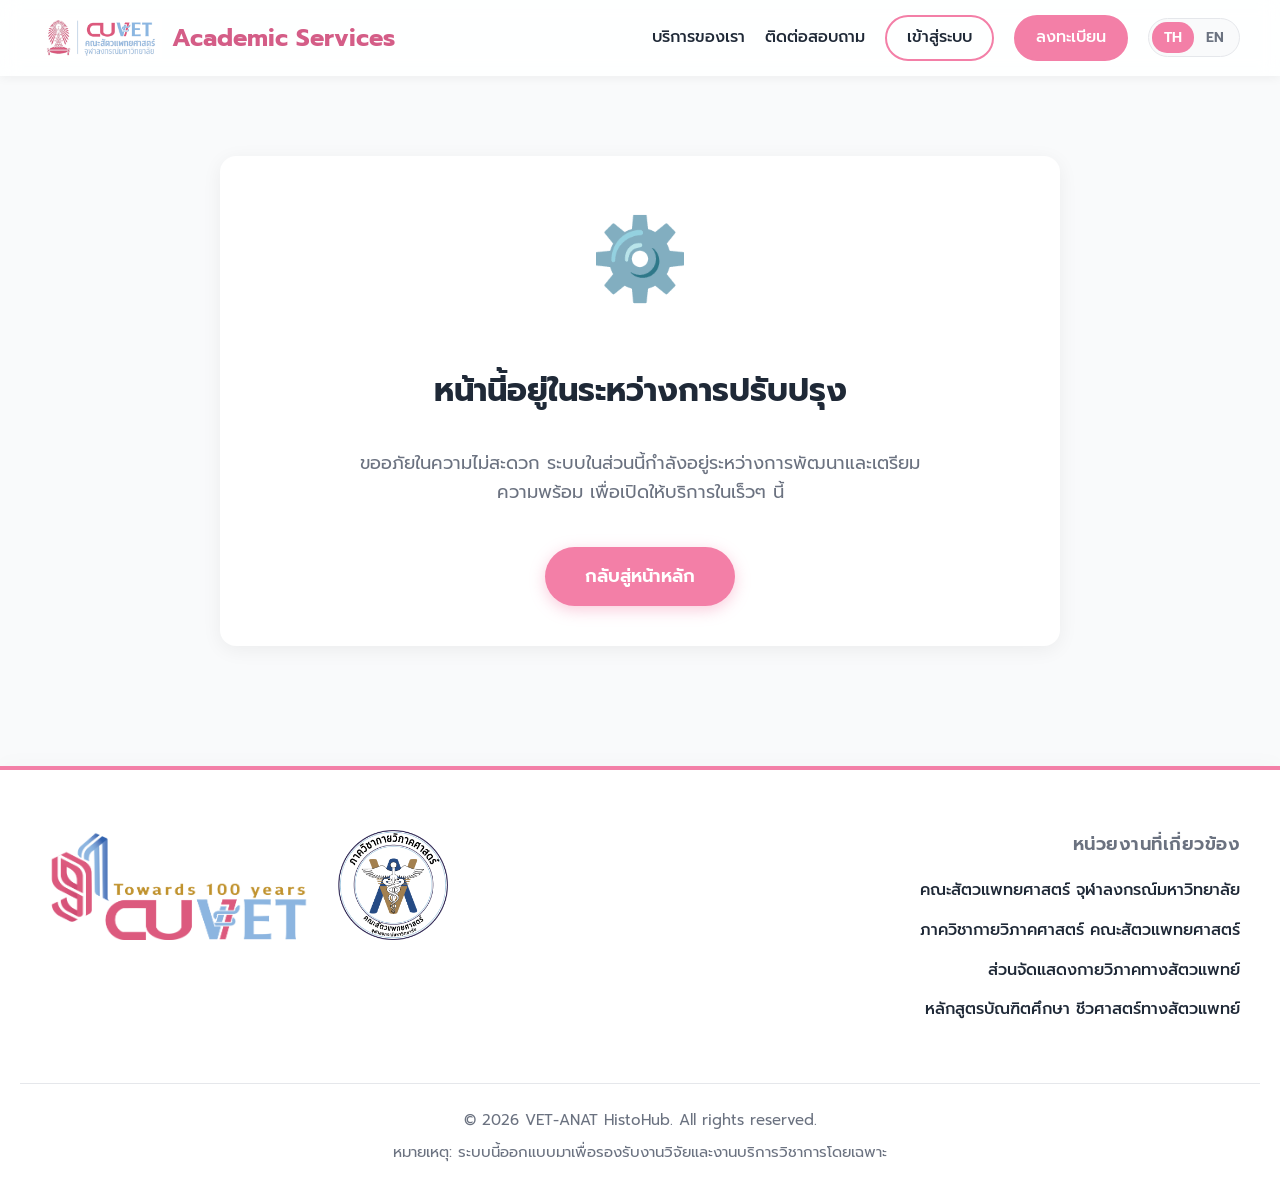
<file: login.html>
<!DOCTYPE html>
<html lang="th">
<head>
    <meta charset="UTF-8">
    <meta name="viewport" content="width=device-width, initial-scale=1.0">
    <title data-i18n="page_title">อยู่ระหว่างการปรับปรุง - Academic Services</title>
    <!-- นำเข้าฟอนต์ Prompt จาก Google Fonts -->
    <link href="https://fonts.googleapis.com/css2?family=Prompt:wght@300;400;500;600;700&display=swap" rel="stylesheet">
    <!-- นำเข้าไฟล์ CSS หลัก -->
    <link rel="stylesheet" href="css/main.css">
    
    <style>
        /* สไตล์เฉพาะสำหรับหน้ากำลังปรับปรุง */
        .construction-container {
            max-width: 800px;
            margin: 80px auto 120px;
            padding: 40px 20px;
            text-align: center;
            min-height: 45vh; /* ให้เนื้อหาอยู่กึ่งกลางจอพอดี */
            display: flex;
            flex-direction: column;
            justify-content: center;
            align-items: center;
            background-color: var(--bg-white);
            border-radius: 16px;
            box-shadow: 0 4px 20px rgba(0,0,0,0.06);
        }

        .construction-icon {
            font-size: 80px;
            margin-bottom: 20px;
            animation: float 3s ease-in-out infinite; /* เพิ่มลูกเล่นให้ไอคอนขยับเบาๆ */
        }

        @keyframes float {
            0% { transform: translateY(0px); }
            50% { transform: translateY(-15px); }
            100% { transform: translateY(0px); }
        }

        .construction-title {
            font-size: 32px;
            color: var(--text-dark);
            font-weight: 700;
            margin-bottom: 15px;
        }

        .construction-desc {
            font-size: 18px;
            color: var(--text-light);
            margin-bottom: 40px;
            max-width: 600px;
            line-height: 1.6;
        }

        /* Responsive สำหรับมือถือ */
        @media screen and (max-width: 768px) {
            .construction-container {
                margin: 40px 20px 60px;
                padding: 30px 20px;
            }
            .construction-title {
                font-size: 24px;
            }
            .construction-desc {
                font-size: 16px;
            }
            .construction-icon {
                font-size: 60px;
            }
        }
    </style>
</head>
<body>

    <!-- Navbar -->
    <nav>
        <div class="nav-container">
            <a href="index.html" class="logo">
                <!-- เพิ่มโลโก้ตรงนี้ (ตั้ง fallback เป็น placeholder เผื่อรูปพัง) -->
                <img src="assets/icons/cuvet.png" alt="Logo" class="nav-logo-img" onerror="this.src='https://placehold.co/40x40/F37FA7/ffffff?text=Logo'">
                <span data-i18n="logo_text">Academic Services</span>
            </a>
            
            <!-- ปุ่มเมนูสำหรับมือถือ (Hamburger Icon) -->
            <button class="menu-toggle" onclick="toggleMenu()">☰</button>

            <!-- ลิงก์เมนูต่างๆ -->
            <div class="nav-links" id="nav-menu">
                <a href="index.html#services" data-i18n="nav_services" onclick="toggleMenu()">บริการของเรา</a>
                <a href="contact.html" data-i18n="nav_contact">ติดต่อสอบถาม</a>
                <a href="login.html" class="btn-outline" data-i18n="nav_login">เข้าสู่ระบบ</a>
                <a href="register.html" class="btn-outline" style="background-color: var(--cu-pink); color: white;" data-i18n="nav_register">ลงทะเบียน</a>
                
                <!-- ปุ่มสลับภาษา -->
                <div class="lang-switcher">
                    <button class="lang-btn active" id="btn-th" onclick="changeLanguage('th')">TH</button>
                    <button class="lang-btn" id="btn-en" onclick="changeLanguage('en')">EN</button>
                </div>
            </div>
        </div>
    </nav>

    <!-- ส่วนเนื้อหา Under Construction -->
    <main>
        <div class="construction-container">
            <div class="construction-icon">⚙️</div>
            <h1 class="construction-title" data-i18n="construct_title">หน้านี้อยู่ในระหว่างการปรับปรุง</h1>
            <p class="construction-desc" data-i18n="construct_desc">ขออภัยในความไม่สะดวก ระบบในส่วนนี้กำลังอยู่ระหว่างการพัฒนาและเตรียมความพร้อม เพื่อเปิดให้บริการในเร็วๆ นี้</p>
            <a href="index.html" class="btn-primary" data-i18n="btn_back_home">กลับสู่หน้าหลัก</a>
        </div>
    </main>

    <!-- Footer แบบใหม่ (พรีเมียมขึ้น) -->
    <footer>
        <div class="footer-container">
            <!-- ฝั่งซ้าย: โลโก้ -->
            <div class="footer-logos">
                <!-- เตรียมไฟล์โลโก้จริงเป็น PNG พื้นใส จะสวยมากครับ -->
                <img src="assets/icons/cuvet_90th.png" alt="CUVET Logo" class="footer-logo-img" onerror="this.src='https://placehold.co/120x80/f9fafb/475569?text=CUVET'">
                <img src="assets/icons/anatomy_logo.png" alt="Anatomy Dept Logo" class="footer-logo-img" onerror="this.src='https://placehold.co/80x80/f9fafb/475569?text=ANAT'">
            </div>

            <!-- ฝั่งขวา: ลิงก์หน่วยงาน -->
            <div class="footer-links-wrapper">
                <div class="footer-links-title" data-i18n="foot_link_title">หน่วยงานที่เกี่ยวข้อง</div>
                <div class="footer-links">
                    <ul>
                        <li><a href="https://www.vet.chula.ac.th/" target="_blank" data-i18n="foot_link_1">คณะสัตวแพทยศาสตร์ จุฬาลงกรณ์มหาวิทยาลัย</a></li>
                        <li><a href="https://www.vet.chula.ac.th/department/anatomy" data-i18n="foot_link_2">ภาควิชากายวิภาคศาสตร์ คณะสัตวแพทยศาสตร์</a></li>
                        <li><a href="http://www.exhibitant.vet.chula.ac.th/" data-i18n="foot_link_3">ส่วนจัดแสดงกายวิภาคทางสัตวแพทย์</a></li>
                        <li><a href="https://luvkronis.github.io/vet.biosci/" data-i18n="foot_link_4">หลักสูตรบัณฑิตศึกษา ชีวศาสตร์ทางสัตวแพทย์</a></li>
                    </ul>
                </div>
            </div>
        </div>

        <!-- ส่วนล่างสุด: ลิขสิทธิ์ -->
        <div class="footer-bottom">
            <p data-i18n="footer_copy">&copy; 2026 VET-ANAT HistoHub Services. All rights reserved.</p>
            <p data-i18n="footer_note">หมายเหตุ: ระบบนี้ออกแบบมาเพื่อรองรับงานวิจัยและงานบริการวิชาการโดยเฉพาะ</p>
        </div>
    </footer>

    <!-- JavaScript สำหรับระบบ 2 ภาษาและเมนู -->
    <script>
        const translations = {
            th: {
                page_title: "อยู่ระหว่างการปรับปรุง - Academic Services",
                logo_text: "Academic Services",
                nav_services: "บริการของเรา",
                nav_contact: "ติดต่อสอบถาม",
                nav_login: "เข้าสู่ระบบ",
                nav_register: "ลงทะเบียน",
                construct_title: "หน้านี้อยู่ในระหว่างการปรับปรุง",
                construct_desc: "ขออภัยในความไม่สะดวก ระบบในส่วนนี้กำลังอยู่ระหว่างการพัฒนาและเตรียมความพร้อม เพื่อเปิดให้บริการในเร็วๆ นี้",
                btn_back_home: "กลับสู่หน้าหลัก",
                footer_copy: "&copy; 2026 VET-ANAT HistoHub. All rights reserved.",
                footer_note: "หมายเหตุ: ระบบนี้ออกแบบมาเพื่อรองรับงานวิจัยและงานบริการวิชาการโดยเฉพาะ",
                foot_link_title: "หน่วยงานที่เกี่ยวข้อง",
                foot_link_1: "คณะสัตวแพทยศาสตร์ จุฬาลงกรณ์มหาวิทยาลัย",
                foot_link_2: "ภาควิชากายวิภาคศาสตร์ คณะสัตวแพทยศาสตร์",
                foot_link_3: "ส่วนจัดแสดงกายวิภาคทางสัตวแพทย์",
                foot_link_4: "หลักสูตรบัณฑิตศึกษา ชีวศาสตร์ทางสัตวแพทย์"
            },
            en: {
                page_title: "Under Construction - Academic Services",
                logo_text: "Academic Services",
                nav_services: "Our Services",
                nav_contact: "Contact Us",
                nav_login: "Login",
                nav_register: "Register",
                construct_title: "Page Under Construction",
                construct_desc: "Sorry for the inconvenience. This part of the system is currently under development and will be available soon.",
                btn_back_home: "Back to Home",
                footer_copy: "&copy; 2026 Academic Services. All rights reserved.",
                footer_note: "Note: This system is designed specifically for research and academic services.",
                foot_link_title: "Related Links",
                foot_link_1: "Faculty of Veterinary Science, Chulalongkorn University",
                foot_link_2: "Department of Anatomy, Faculty of Veterinary Science",
                foot_link_3: "Veterinary Anatomy Exhibition",
                foot_link_4: "Graduate Program in Veterinary Biosciences"
            }
        };

        function changeLanguage(lang) {
            localStorage.setItem('preferredLanguage', lang);

            document.getElementById('btn-th').classList.remove('active');
            document.getElementById('btn-en').classList.remove('active');
            document.getElementById(`btn-${lang}`).classList.add('active');

            document.querySelectorAll('[data-i18n]').forEach(element => {
                const key = element.getAttribute('data-i18n');
                if (translations[lang] && translations[lang][key]) {
                    element.innerHTML = translations[lang][key];
                }
            });

            document.documentElement.lang = lang;
        }

        function toggleMenu() {
            const menu = document.getElementById('nav-menu');
            menu.classList.toggle('active');
        }

        window.onload = () => {
            const savedLanguage = localStorage.getItem('preferredLanguage') || 'th';
            changeLanguage(savedLanguage);
        };
    </script>
</body>
</html>
</file>
<file: css/main.css>
:root {
    /* โทนสีจุฬาลงกรณ์มหาวิทยาลัย */
    --cu-pink: #F37FA7;
    --cu-pink-dark: #D45D87;
    --cu-pink-light: #FCE4EC;
    --text-dark: #1F2937;
    --text-light: #6B7280;
    --bg-white: #FFFFFF;
    --bg-gray: #F9FAFB;
}

body {
    font-family: 'Prompt', sans-serif;
    margin: 0;
    padding: 0;
    color: var(--text-dark);
    background-color: var(--bg-gray);
    line-height: 1.6;
}

/* ส่วนแถบนำทาง (Navbar) */
/* ส่วนแถบนำทาง (Navbar) แบบโปร่งใส (Glassmorphism) */
nav {
    background-color: rgba(255, 255, 255, 0.85); /* สีขาวกึ่งโปร่งใส */
    backdrop-filter: blur(10px); /* เอฟเฟกต์เบลอกระจก */
    -webkit-backdrop-filter: blur(10px); /* สำหรับ Safari */
    box-shadow: 0 2px 10px rgba(0,0,0,0.05);
    position: sticky;
    top: 0;
    z-index: 100;
}

/* คลาสสำหรับจัดการขนาดโลโก้ใน Navbar */
.nav-logo-img {
    height: 40px;
    width: auto;
    object-fit: contain;
}

.nav-container {
    max-width: 1200px;
    margin: 0 auto;
    padding: 15px 20px;
    display: flex;
    justify-content: space-between;
    align-items: center;
    flex-wrap: wrap; /* รองรับการแสดงผลเมนูแบบเลื่อนลงบนมือถือ */
}

.logo {
    font-size: 24px;
    font-weight: 700;
    color: var(--cu-pink-dark);
    text-decoration: none;
    display: flex;
    align-items: center;
    gap: 10px;
}

.nav-links {
    display: flex;
    align-items: center;
}

.nav-links a {
    text-decoration: none;
    color: var(--text-dark);
    margin-left: 20px;
    font-weight: 500;
    transition: color 0.3s;
}

.nav-links a:hover {
    color: var(--cu-pink);
}

.btn-outline {
    border: 2px solid var(--cu-pink);
    color: var(--cu-pink);
    padding: 8px 20px;
    border-radius: 50px;
    text-decoration: none;
    font-weight: 600;
    transition: all 0.3s;
    margin-left: 15px;
    display: inline-block;
    text-align: center;
}

.btn-outline:hover {
    background-color: var(--cu-pink);
    color: var(--bg-white);
}

/* ปุ่มสลับภาษา */
.lang-switcher {
    display: inline-flex;
    align-items: center;
    margin-left: 20px;
    background: var(--bg-gray);
    border-radius: 20px;
    padding: 3px;
    border: 1px solid #e5e7eb;
}

.lang-btn {
    background: none;
    border: none;
    padding: 5px 12px;
    font-family: inherit;
    font-size: 14px;
    font-weight: 600;
    color: var(--text-light);
    cursor: pointer;
    border-radius: 15px;
    transition: all 0.3s;
}

.lang-btn.active {
    background: var(--cu-pink);
    color: white;
}

/* ปุ่มเมนูสำหรับมือถือ (จะซ่อนไว้เมื่อดูบน PC) */
.menu-toggle {
    display: none;
    font-size: 28px;
    background: none;
    border: none;
    color: var(--cu-pink-dark);
    cursor: pointer;
}

/* ส่วนต้อนรับ (Hero Section) */
.hero {
    background: linear-gradient(135deg, var(--cu-pink-light) 0%, var(--bg-white) 100%);
    padding: 100px 20px;
    text-align: center;
    border-bottom: 1px solid #F3E8EB;
}

.hero h1 {
    font-size: 48px;
    color: var(--text-dark);
    margin-bottom: 20px;
    font-weight: 700;
}

.hero h1 span {
    color: var(--cu-pink-dark);
}

.hero p {
    font-size: 18px;
    color: var(--text-light);
    max-width: 700px;
    margin: 0 auto 40px auto;
}

.btn-primary {
    background-color: var(--cu-pink);
    color: white;
    padding: 15px 40px;
    border-radius: 50px;
    text-decoration: none;
    font-size: 18px;
    font-weight: 600;
    box-shadow: 0 4px 15px rgba(243, 127, 167, 0.4);
    transition: all 0.3s;
    display: inline-block;
}

.btn-primary:hover {
    background-color: var(--cu-pink-dark);
    transform: translateY(-2px);
    box-shadow: 0 6px 20px rgba(243, 127, 167, 0.6);
}

/* ส่วนบริการของเรา (Services Section) */
.services {
    padding: 80px 20px;
    max-width: 1200px;
    margin: 0 auto;
}

.section-title {
    text-align: center;
    margin-bottom: 50px;
}

.section-title h2 {
    font-size: 32px;
    color: var(--text-dark);
    margin-bottom: 10px;
}

.section-title p {
    color: var(--text-light);
}

/* ส่วนบริการของเรา (Services Section) */
.grid-services {
    display: grid;
    /* บังคับให้แสดง 3 คอลัมน์เท่าๆ กันบนหน้าจอใหญ่ */
    grid-template-columns: repeat(3, 1fr); 
    gap: 30px;
}

/* เพิ่มส่วนนี้เข้าไปเพื่อให้ Responsive บนหน้าจอขนาดกลาง (แท็บเล็ต) แสดง 2 กล่อง */
@media screen and (max-width: 992px) {
    .grid-services {
        grid-template-columns: repeat(2, 1fr);
    }
}

/* ส่วนของมือถือ (มีอยู่แล้วในไฟล์ แต่อาจจะเช็คให้ชัวร์ว่าปรับเป็น 1 กล่อง) */
@media screen and (max-width: 768px) {
    .grid-services {
        grid-template-columns: 1fr;
    }
}

.service-card {
    background: var(--bg-white);
    padding: 30px;
    border-radius: 12px;
    box-shadow: 0 4px 6px rgba(0,0,0,0.05);
    text-align: center;
    border-bottom: 4px solid transparent;
    transition: all 0.3s;
}

.service-card:hover {
    transform: translateY(-10px);
    border-bottom: 4px solid var(--cu-pink);
    box-shadow: 0 10px 20px rgba(0,0,0,0.1);
}

.service-icon {
    font-size: 40px;
    margin-bottom: 20px;
}

.service-card h3 {
    font-size: 20px;
    margin-bottom: 15px;
    color: var(--text-dark);
}

.service-card p {
    color: var(--text-light);
    font-size: 14px;
}

/* ========================================= */
/* ส่วนท้าย (Footer) แบบพรีเมียม */
/* ========================================= */
footer {
    background-color: var(--bg-white);
    border-top: 4px solid var(--cu-pink); 
    box-shadow: 0 -4px 20px rgba(0,0,0,0.02);
    padding: 60px 20px 20px;
    color: var(--text-dark);
    margin-top: 80px;
}

.footer-container {
    max-width: 1200px;
    margin: 0 auto;
    display: flex;
    justify-content: space-between;
    align-items: flex-start;
    flex-wrap: wrap;
    gap: 40px;
}

.footer-logos {
    display: flex;
    align-items: center;
    gap: 30px; /* ขยายระยะห่างระหว่างโลโก้ 2 ตัวบน PC */
}

/* ปรับขนาดโลโก้บน PC ให้ใหญ่ขึ้นชัดเจน */
.footer-logo-img {
    height: 110px; 
    width: auto;
    object-fit: contain;
}

.footer-links-wrapper {
    text-align: right;
}

/* ปรับขนาดฟอนต์หัวข้อบน PC ให้ใหญ่ขึ้น */
.footer-links-title {
    font-size: 18px;
    font-weight: 600;
    color: var(--text-light);
    margin-bottom: 20px;
    text-transform: uppercase;
    letter-spacing: 0.5px;
}

.footer-links ul {
    list-style: none;
    padding: 0;
    margin: 0;
    display: flex;
    flex-direction: column;
    gap: 14px;
}

/* ปรับขนาดฟอนต์ลิงก์บน PC ให้ใหญ่ขึ้นอ่านง่าย */
.footer-links a {
    color: var(--text-dark);
    text-decoration: none;
    font-size: 16px;
    font-weight: 500;
    transition: all 0.3s ease;
    display: inline-block;
    position: relative;
}

.footer-links a:hover {
    color: var(--cu-pink);
    transform: translateX(-5px);
}

.footer-bottom {
    text-align: center;
    margin-top: 60px;
    padding-top: 24px;
    border-top: 1px solid #E5E7EB;
}

/* ปรับขนาดฟอนต์ Copyright บน PC ให้สมดุล */
.footer-bottom p {
    margin: 0 0 8px 0;
    font-size: 15px;
    color: var(--text-light);
}

/* ========================================= */
/* Responsive สำหรับมือถือ (คงความสวยงามแบบเดิมไว้) */
/* ========================================= */
@media screen and (max-width: 768px) {
    .footer-container {
        flex-direction: column;
        align-items: center;
        text-align: center;
        gap: 30px;
    }
    .footer-logos {
        gap: 20px;
    }
    .footer-logo-img {
        height: 70px; /* ย่อโลโก้กลับมาขนาดเดิมที่ดูสวยบนมือถือ */
    }
    .footer-links-wrapper {
        text-align: center;
    }
    .footer-links-title {
        font-size: 16px;
        margin-bottom: 16px;
    }
    .footer-links a {
        font-size: 14px; /* ย่อฟอนต์กลับมาขนาดเดิม */
    }
    .footer-links a:hover {
        transform: translateX(0); /* ยกเลิกเอฟเฟกต์ขยับบนมือถือ */
    }
    .footer-bottom p {
        font-size: 13px;
    }
}

/* ========================================= */
/* Media Queries สำหรับหน้าจอมือถือและแท็บเล็ต */
/* ========================================= */
@media screen and (max-width: 768px) {
    /* แสดงปุ่มเมนูสำหรับมือถือ */
    .menu-toggle {
        display: block;
    }

    /* ซ่อนเมนูไว้ก่อน และจัดรูปแบบให้เป็นแนวตั้ง */
    .nav-links {
        display: none;
        flex-direction: column;
        width: 100%;
        background-color: var(--bg-white);
        padding-top: 15px;
        padding-bottom: 15px;
        box-sizing: border-box;
    }

    /* เมื่อปุ่มถูกกด จะใช้คลาส active เพื่อแสดงเมนู */
    .nav-links.active {
        display: flex;
    }

    /* ปรับระยะห่างของลิงก์และปุ่มในเมนูมือถือ */
    .nav-links a {
        margin: 10px 0;
        width: 100%;
        text-align: center;
    }

    .btn-outline {
        margin-left: 0;
        margin-top: 10px;
        width: 90%;
        box-sizing: border-box;
    }

    .lang-switcher {
        margin: 15px auto 0 auto;
    }

    /* ปรับขนาดตัวอักษรและระยะห่างในส่วน Hero บนมือถือ */
    .hero {
        padding: 50px 20px;
    }

    .hero h1 {
        font-size: 32px;
    }

    .hero p {
        font-size: 16px;
    }
}
</file>
